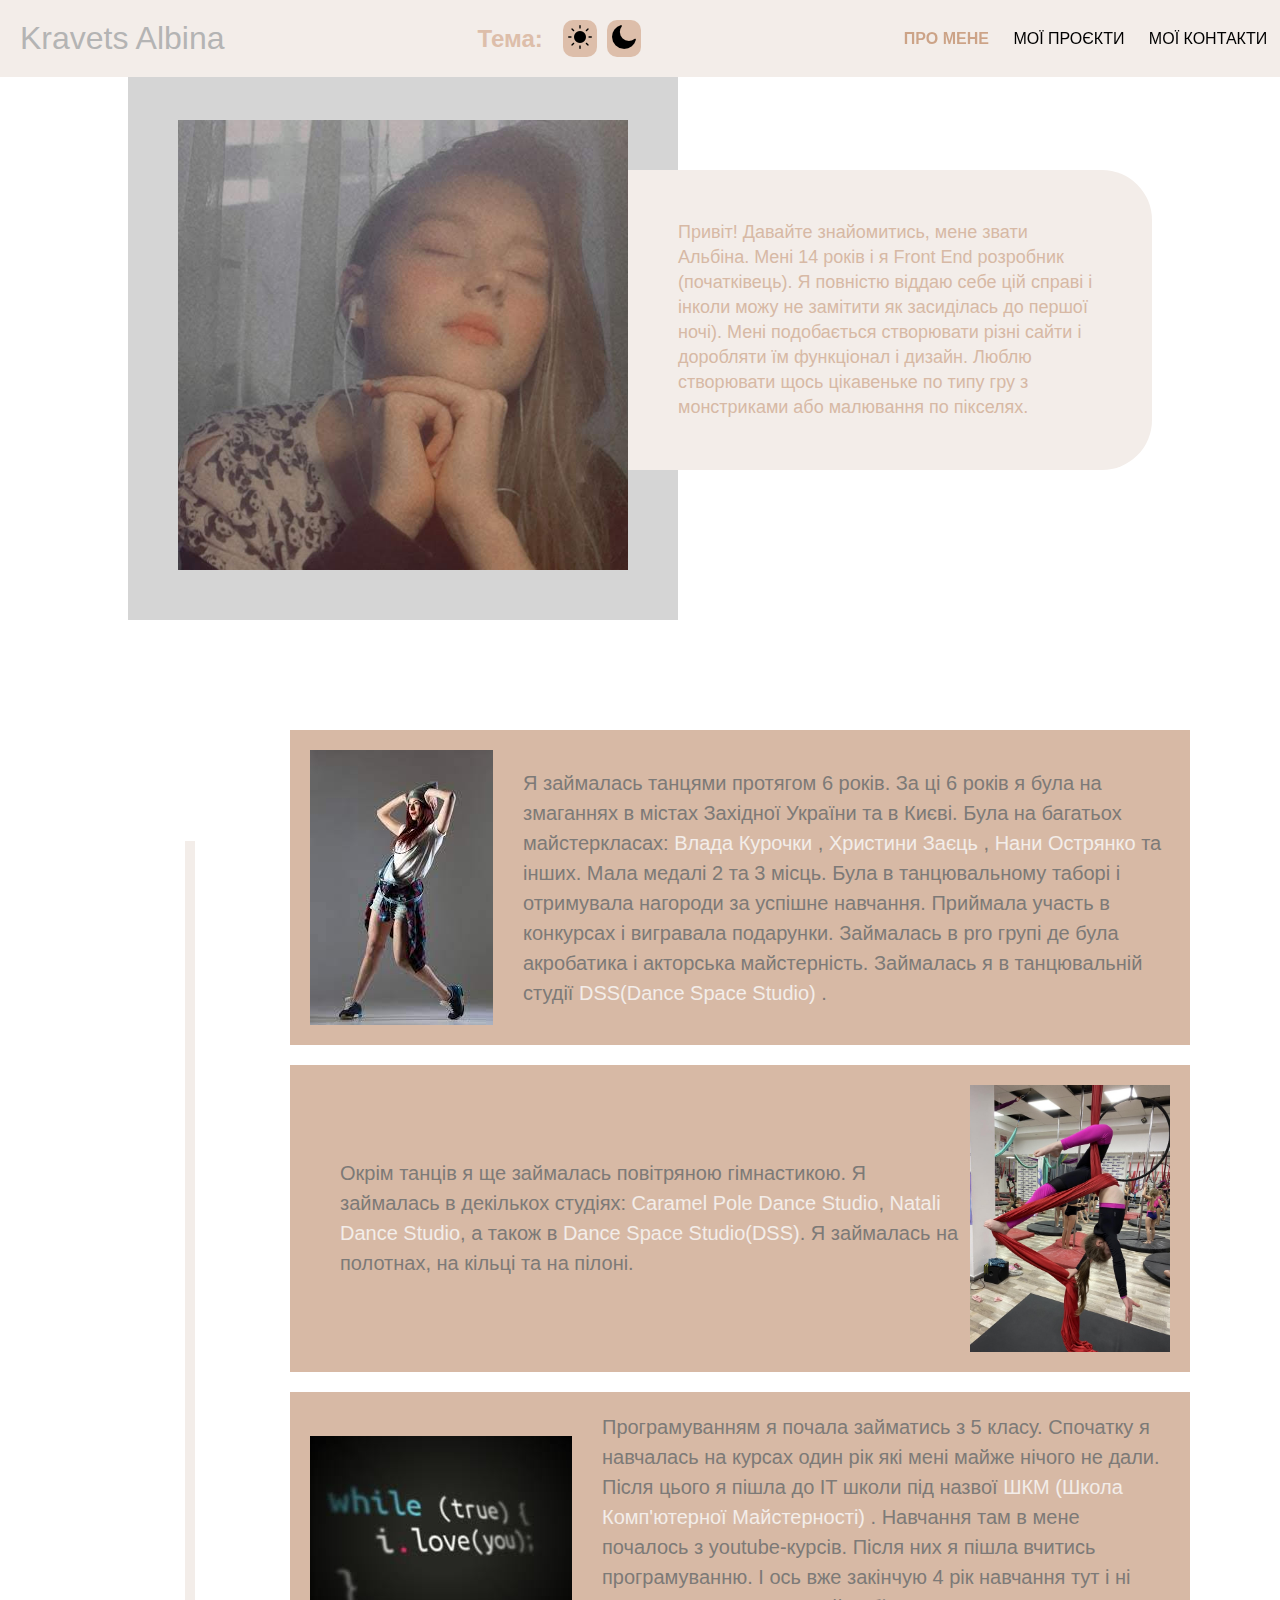
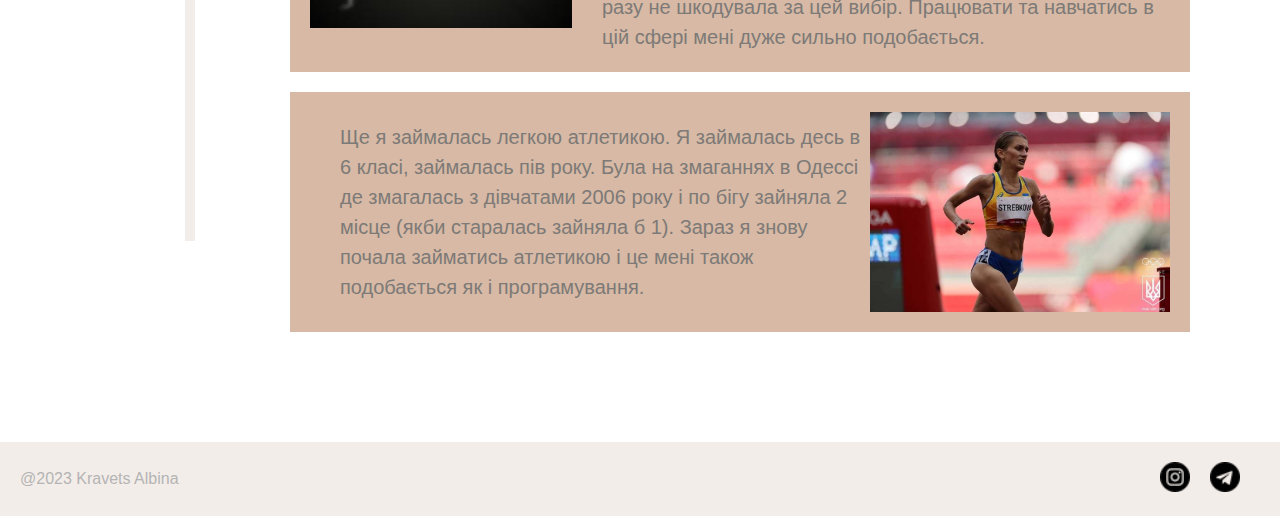
<file: index.html>
<!DOCTYPE html>
<html lang="en">
<head>
    <meta charset="UTF-8">
    <meta http-equiv="X-UA-Compatible" content="IE=edge">
    <meta name="viewport" content="width=device-width, initial-scale=1.0">
    <title>Portfolio</title>
    <link rel="stylesheet" href="css/style.css">
    <script src="js/jquery-3.7.0.js"></script>
</head>
<body>
    <div class="container ">
        <header class="header-portfolio">
            <h1 class="portfolio-header-text">Kravets Albina</h1>
            <div class="portfolio-settings">
                <h2>Тема:</h2>
                <button class="theme-button-light active theme-button">
                    <a href="#">
                        <img src="img/light-theme.png" alt="">
                    </a>
                </button>
                <button class="theme-button-dark theme-button">
                    <a href="#">
                        <img src="img/dark-theme.png" alt="" >
                    </a>
                </button>
            </div>
            <nav class="portfolio-navigation">
                <a href="#" class="portfolio-link active-link">ПРО МЕНЕ</a>
                <a href="projects.html" class="portfolio-link">МОЇ ПРОЄКТИ</a>
                <a href="contacts.html" class="portfolio-link">МОЇ КОНТАКТИ</a>
            </nav>
        </header>
        <main class="portfolio-main">
            <div class="about-me">
                <img src="img/portfolio-photo.jpg" alt="" class="portfolio-photo">
                <p class="portfolio-about-text">Привіт! Давайте знайомитись, мене звати Альбіна. Мені 14 років і я Front End розробник (початківець). Я повністю віддаю себе цій справі і інколи можу не замітити як засиділась до першої ночі). Мені подобається створювати різні сайти і доробляти їм функціонал і дизайн. Люблю створювати щось цікавеньке по типу гру з монстриками або малювання по пікселях.</p>
            </div>
            <div class="my-history">
                <div class="line">
                    <div class="line-span"></div>
                </div>
                <div class="my-history-blocks">
                    <div class="dance">
                        <img src="img/hip-hop.jpg" alt="" class="dance-photo">
                        <p class="dance-text">Я займалась танцями протягом 6 років. За ці 6 років я була на змаганнях в містах Західної України та в Києві. Була на багатьох майстеркласах: <a href="https://www.instagram.com/vlad_tsipa/" class="link" target="_blank">Влада Курочки</a> , <a target="_blank" href="https://www.instagram.com/cristinazayats/" class="link">Христини Заєць</a> , <a target="_blank" href="https://www.instagram.com/nana.ost/" class="link">Нани Острянко</a>  та інших. Мала медалі 2 та 3 місць. Була в танцювальному таборі і отримувала нагороди за успішне навчання. Приймала участь в конкурсах і вигравала подарунки. Займалась в pro групі де була акробатика і акторська майстерність. Займалась я в танцювальній студії <a target="_blank" href="https://www.instagram.com/dance_space_studio_/" class="link">DSS(Dance Space Studio)</a> .</p>
                    </div>
                    <div class="gymnastick">
                        <img src="img/gymnastick.jpg" alt="" class="gymnastick-photo">
                        <p class="gymnastick-text">Окрім танців я ще займалась повітряною гімнастикою. Я займалась в декількох студіях: <a href="https://www.instagram.com/caramelpoledance/" class="link" target="_blank">Caramel Pole Dance Studio</a>, <a href="https://www.instagram.com/natali_dancestudio/" class="link" target="_blank">Natali Dance Studio</a>, а також в <a href="https://www.instagram.com/dance_space_studio_/" class="link" target="_blank">Dance Space Studio(DSS)</a>. Я займалась на полотнах, на кільці та на пілоні.</p>
                    </div>
                    <div class="programing">
                        <img src="img/programy.jpg" width="300px" alt="" class="programing-photo">
                        <p class="programing-text">Програмуванням я почала займатись з 5 класу. Спочатку я навчалась на курсах один рік які мені майже нічого не дали. Після цього я пішла до IT школи під назвої <a href="https://www.instagram.com/if_kompschool/" target="_blank" class="link">ШКМ (Школа Комп'ютерної Майстерності)</a> . Навчання там в мене почалось з youtube-курсів. Після них я пішла вчитись програмуванню. І ось  вже закінчую 4 рік навчання тут і ні разу не шкодувала за цей вибір. Працювати та навчатись в цій сфері мені дуже сильно подобається.</p>
                    </div>
                    <div class="atletick">
                        <img src="img/atletick.jpg" width="300px" alt="" class="atletick-photo">
                        <p class="atletick-text">Ще я займалась легкою атлетикою. Я займалась десь в 6 класі, займалась пів року. Була на змаганнях в Одессі де змагалась з дівчатами 2006 року і по бігу зайняла 2 місце (якби старалась зайняла б 1). Зараз я знову почала займатись атлетикою і це мені також подобається як і програмування.</p>
                    </div>
                </div>
            </div>
        </main>
        <footer class="portfolio-footer">
            <p class="portfolio-footer-text">@2023 Kravets Albina</p>
            <ul class="portfilo-socials-list">
                <li class="instagram">
                    <a href="https://instagram.com/f_o.x2008?igshid=YmMyMTA2M2Y=" target="_blank">
                        <img src="img/instagram.png" alt="instagram" class="social-photo">
                    </a>
                </li>
                <li class="telegram">
                    <a href="https://t.me/foxick_caramelka" target="_blank">
                        <img src="img/telegram.png" alt="telegram" class="social-photo">
                    </a>
                </li>
            </ul>
        </footer>
        <button class="up">Хочеш вгору? Тисни)</button>
    </div>
    <script src="js/script.js"></script>
</body>
</html>
</file>
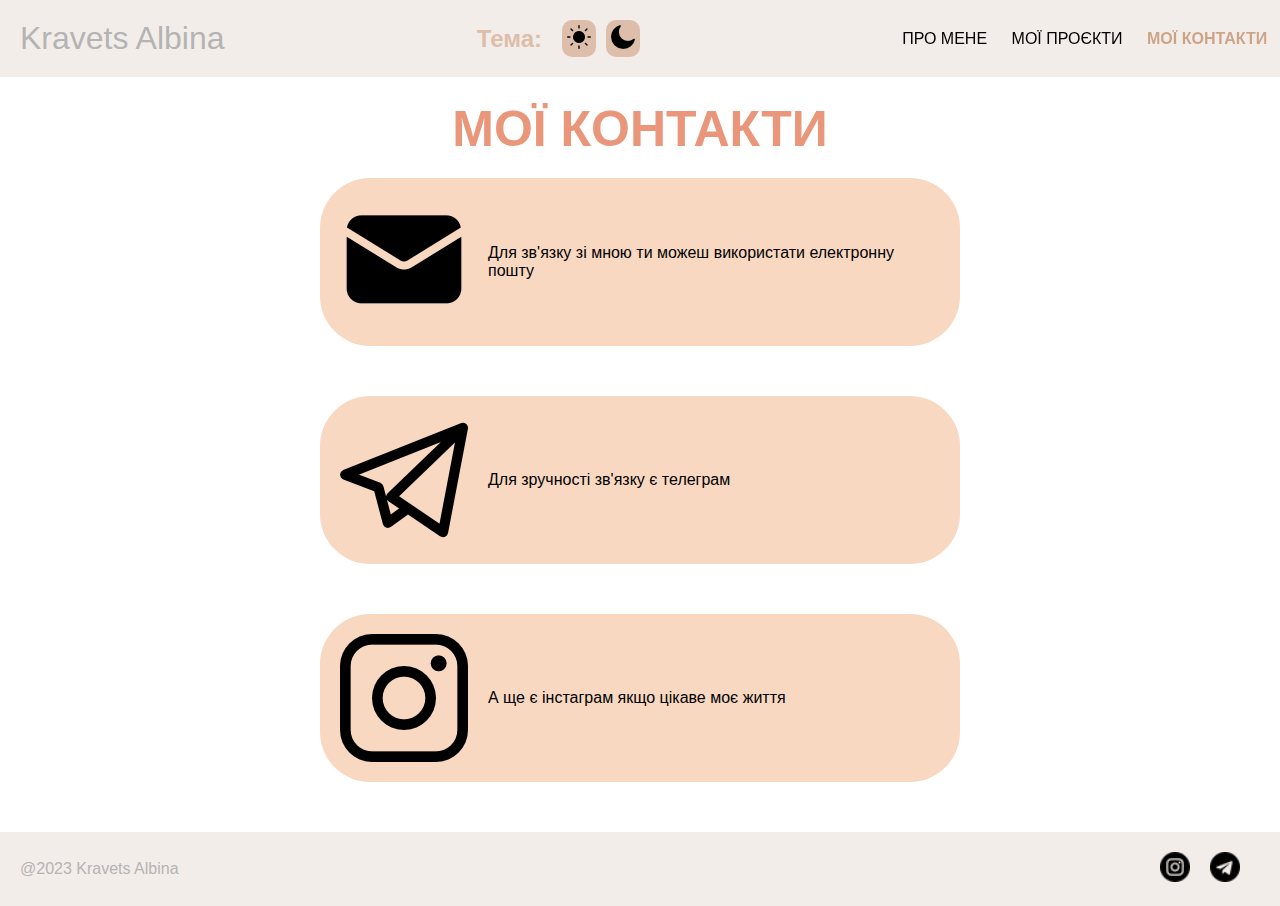
<file: contacts.html>
<!DOCTYPE html>
<html lang="en">
<head>
    <meta charset="UTF-8">
    <meta http-equiv="X-UA-Compatible" content="IE=edge">
    <meta name="viewport" content="width=device-width, initial-scale=1.0">
    <title>Contacts</title>
    <link rel="stylesheet" href="css/contacts.css">
</head>
<body>
    <div class="container">
        <header class="header-portfolio">
            <h1 class="portfolio-header-text">Kravets Albina</h1>
            <div class="portfolio-settings">
                <h2>Тема:</h2>
                <button class="theme-button-light active theme-button">
                    <a href="#">
                        <img src="img/light-theme.png" alt="">
                    </a>
                </button>
                <button class="theme-button-dark theme-button">
                    <a href="#">
                        <img src="img/dark-theme.png" alt="" >
                    </a>
                </button>
            </div>
            <nav class="portfolio-navigation">
                <a href="index.html" class="portfolio-link ">ПРО МЕНЕ</a>
                <a href="projects.html" class="portfolio-link">МОЇ ПРОЄКТИ</a>
                <a href="#" class="portfolio-link active-link">МОЇ КОНТАКТИ</a>
            </nav>
        </header>
        <main class="portfolio-main">
            <h1 class="main-text">МОЇ КОНТАКТИ</h1>
            <div class="contacts">
                <div class="email">
                    <img src="img/email.png" alt="">
                    <p class="email-text">Для зв'язку зі мною ти можеш використати електронну пошту</p>
                    <a href="mailto:aliakravets2008@gmail.com" target="_blank" class="email-link">aliakravets2008@gamil.com</a>
                </div>
                <div class="telegram-box">
                    <img src="img/telegram-contact.png" alt="">
                    <p class="telegram-text">Для зручності зв'язку є телеграм</p>
                    <a href="https://t.me/caramelka_fox" target="_blank" class="telegram-link">caramelka_fox</a>
                </div>
                <div class="instagram-box">
                    <img src="img/instagram-contact.png" alt="">
                    <p class="instagram-text">А ще є інстаграм якщо цікаве моє життя</p>
                    <a href="https://www.instagram.com/f_o.x2008/" target="_blank" class="instagram-link">f_o.x2008</a>
                </div>
            </div>
        </main>
        <footer class="portfolio-footer">
            <p class="portfolio-footer-text">@2023 Kravets Albina</p>
            <ul class="portfilo-socials-list">
                <li class="instagram">
                    <a href="https://instagram.com/f_o.x2008?igshid=YmMyMTA2M2Y=" target="_blank">
                        <img src="img/instagram.png" alt="instagram" class="social-photo">
                    </a>
                </li>
                <li class="telegram">
                    <a href="https://t.me/caramelka_fox" target="_blank">
                        <img src="img/telegram.png" alt="telegram" class="social-photo">
                    </a>
                </li>
            </ul>
        </footer>
    </div>
    <script src="js/contacts.js"></script>
</body>
</html>
</file>
<file: css/style.css>
*{
    margin: 0;
    padding: 0;
    font-family: sans-serif;
}

.header-portfolio{
    display: flex;
    justify-content: space-between;
    align-items: center;
    background: #f3ede9;
    padding: 20px;
    position: fixed;
    width: 99%;
}

.portfolio-header-text{
    font-weight: normal;
    color: #b4b4b4;
}

.portfolio-settings{
    display: flex;
    align-items: center;
}

.portfolio-settings h2{
    margin-right: 20px;
    color: #ddbeaa;
}

.portfolio-settings button{
    margin-right: 10px;
    outline: none;
    background: #ddbeaa;
    border: none;
    padding: 5px;
    border-radius: 10px;
}

.theme-button:hover{
    opacity: 0.5;
    transition: 0.5s;
}

.portfolio-link {
    background-image: linear-gradient(
      to right,
      #d7b9a5,
      #d7b9a5 50%,
      #000 50%
    );
    background-size: 200% 100%;
    background-position: -100%;
    display: inline-block;
    padding: 5px 0;
    position: relative;
    -webkit-background-clip: text;
    -webkit-text-fill-color: transparent;
    transition: all 0.3s ease-in-out;
    margin-right: 20px;
  }

  .portfolio-link.active-link {
    background-image: linear-gradient(
      to right,
      #cca387,
      #cca387 100%,
      #000 50%
    );
    background-size: 200% 100%;
    background-position: -100%;
    display: inline-block;
    padding: 5px 0;
    position: relative;
    -webkit-background-clip: text;
    -webkit-text-fill-color: transparent;
    transition: all 0.3s ease-in-out;
    margin-right: 20px;
    font-weight: bold;
  }
  
  .portfolio-link:before {
    content: '';
    background: #d7b9a5;
    display: block;
    position: absolute;
    bottom: -3px;
    left: 0;
    width: 0;
    height: 3px;
    transition: all 0.3s ease-in-out;
  }
  
  .portfolio-link:hover {
   background-position: 0;
  }
  
  .portfolio-link:hover::before {
    width:100%;
  }

.about-me{
    height: 600px;
    padding: 20px;
    width: 80%;
    margin: 0 auto;
    display: grid;
    grid-template-columns: 500px 1fr;
    align-items: center;
}

.portfolio-photo{
    display: block;
    padding: 100px 50px 50px 50px;
    height: 450px;
    background: #d5d5d5;
}

.portfolio-about-text{
    padding: 50px;
    background: #f3ede9;
    border-radius: 0 50px 50px 0;
    font-size: 18px;
    line-height: 25px;
    color: #d7b9a5;
}

.my-history{
    padding: 90px;
    margin: 0 auto;
    display: grid;
    grid-template-columns: 200px 1fr;
}


.line{
    display: flex;
    justify-content: center;
    align-items: center;
}

.line-span{
    width: 10px;
    background: #f3ede9;
    height: 1000px;
}

.dance{
    background: #d7b9a5;
    display: flex;
    justify-content: center;
    align-items: center;
    padding: 20px;
    margin-bottom: 20px;
}

.dance-text{
    margin-left: 30px;
    font-size: 20px;
    color: #7d7a77;
    line-height: 30px;
}

.link{
    text-decoration: none;  
    color: #f3ede9;
}

.gymnastick{
    background: #d7b9a5;
    display: flex;
    flex-direction: row-reverse;
    justify-content: center;
    align-items: center;
    padding: 20px;
    margin-bottom: 20px;
}

.gymnastick-photo{
    width: 200px;
}

.gymnastick-text{
    margin-left: 30px;
    font-size: 20px;
    color: #7d7a77;
    line-height: 30px;
}

.programing{
    background: #d7b9a5;
    display: flex;
    justify-content: center;
    align-items: center;
    padding: 20px;
    margin-bottom: 20px;
}

.programing-text{
    margin-left: 30px;
    font-size: 20px;
    color: #7d7a77;
    line-height: 30px;
}

.atletick{
    background: #d7b9a5;
    display: flex;
    flex-direction: row-reverse;
    justify-content: center;
    align-items: center;
    padding: 20px;
    margin-bottom: 20px;
}

.atletick-text{
    margin-left: 30px;
    font-size: 20px;
    color: #7d7a77;
    line-height: 30px;
}

.portfolio-footer{
    display: flex;
    justify-content: space-between;
    align-items: center;
    background: #f3ede9;
    padding: 20px;
}

.portfolio-footer-text{
    font-weight: normal;
    color: #b4b4b4;
}

.portfilo-socials-list{
    display: flex;
    list-style-type: none;
}

.portfilo-socials-list li{
    margin-right: 20px;
}

.social-photo{
    height: 30px;
}

.up{
    padding:15px 10px;
    background: #f3ede9;
    border: none;
    box-shadow:10px 10px 10px 0 #d7b9a5;
    font-size: 20px;
    position: fixed;
    top:600px;
    left: 650px;
    opacity: 0;
}

.shown{
    opacity: 1;
    transition: 0.5s;
}

.container.dark-theme{
    background:#191825;
}

.container.dark-theme .header-portfolio{
    background:#7d00a3;
}

.container.dark-theme .portfolio-header-text{
    color: #865DFF;
}

.container.dark-theme .portfolio-settings h2{
    color: #E384FF;
}

.container.dark-theme .portfolio-settings button{
    background: #E384FF;
}

.container.dark-theme .portfolio-link{
    background-image: linear-gradient(
      to right,
      #9977fc,
      #9977fc 50%,
      #000 50%
    );
}

.container.dark-theme .portfolio-link.active-link{
    background-image: linear-gradient(
      to right,
      #9977fc,
      #9977fc 100%,
      #000 50%
    );
}

.container.dark-theme .portfolio-link:before{
    background: #9977fc;
}

.container.dark-theme .portfolio-photo{
    background:#FFA3FD;
}

.container.dark-theme .portfolio-about-text{
    background: #c670c4;
    color: #470031;
}

.container.dark-theme .line-span{
    background: #bc2cba;
}

.container.dark-theme .dance{
    background:#9641af;
}

.container.dark-theme .dance .dance-text{
    color: #191825;
}

.container.dark-theme .link{
    color: #5535b7;
}

.container.dark-theme .gymnastick .gymnastick-text{
    color: #191825;
}

.container.dark-theme .gymnastick{
    background:#9641af;
}

.container.dark-theme .programing{
    background:#9641af;
}

.container.dark-theme .programing .programing-text{
    color: #191825;
}

.container.dark-theme .atletick{
    background:#9641af;
}

.container.dark-theme .atletick .atletick-text{
    color: #191825;
}

.container.dark-theme .portfolio-footer{
    background:#7d00a3;
}

.container.dark-theme .portfolio-footer .portfolio-footer-text{
    color:#FFA3FD;
}

.container.dark-theme .portfilo-socials-list li{
    background: #fff;
    border-radius: 100%;
    padding: 0;
    height: 30px;
}

.container.dark-theme .up{
    background: #b85fb6;
    box-shadow:10px 10px 10px 0 #7a3779;
    color: black;
}
</file>
<file: css/contacts.css>
*{
    margin: 0;
    padding: 0;
    font-family: sans-serif;
}

/* header */

.header-portfolio{
    display: flex;
    justify-content: space-between;
    align-items: center;
    background: #f3ede9;
    padding: 20px;
    position: fixed;
    width: 99%;
    z-index: 2;
}

.portfolio-header-text{
    font-weight: normal;
    color: #b4b4b4;
}

.portfolio-settings{
    display: flex;
    align-items: center;
}

.portfolio-settings h2{
    margin-right: 20px;
    color: #ddbeaa;
}

.portfolio-settings button{
    margin-right: 10px;
    outline: none;
    background: #ddbeaa;
    border: none;
    padding: 5px;
    border-radius: 10px;
}

.theme-button:hover{
    opacity: 0.5;
    transition: 0.5s;
}

.portfolio-link {
    background-image: linear-gradient(
      to right,
      #d7b9a5,
      #d7b9a5 50%,
      #000 50%
    );
    background-size: 200% 100%;
    background-position: -100%;
    display: inline-block;
    padding: 5px 0;
    position: relative;
    -webkit-background-clip: text;
    -webkit-text-fill-color: transparent;
    transition: all 0.3s ease-in-out;
    margin-right: 20px;
  }

  .portfolio-link.active-link {
    background-image: linear-gradient(
      to right,
      #cca387,
      #cca387 100%,
      #000 50%
    );
    background-size: 200% 100%;
    background-position: -100%;
    display: inline-block;
    padding: 5px 0;
    position: relative;
    -webkit-background-clip: text;
    -webkit-text-fill-color: transparent;
    transition: all 0.3s ease-in-out;
    margin-right: 20px;
    font-weight: bold;
  }
  
  .portfolio-link:before {
    content: '';
    background: #d7b9a5;
    display: block;
    position: absolute;
    bottom: -3px;
    left: 0;
    width: 0;
    height: 3px;
    transition: all 0.3s ease-in-out;
  }
  
  .portfolio-link:hover {
   background-position: 0;
  }
  
  .portfolio-link:hover::before {
    width:100%;
  }

/* main */

.portfolio-main{
    padding-top: 100px;
    width: 80%;
    margin: 0 auto;
}

.main-text{
    font-size: 50px;
    text-align: center;
    color: darksalmon;
}

.contacts{
    display: flex;
    align-items: center;
    flex-direction: column;
    margin-top: 20px;
}

.email{
    width: 600px;
    display: flex;
    align-items: center;
    background: #f9d8c2;
    padding: 20px;
    border-radius: 50px;
    transition: background-color 0.5s ease-out 100ms;
}

.email:hover{
    background: #d87c7c;
}

.email p{
    margin-left: 20px;
}

.email-link{
   margin: 0 auto;
    display: none;
    text-decoration: none;
    font-weight: bold;
    color: black;
}

.telegram-box{
    width: 600px;
    display: flex;
    align-items: center;
    background: #f9d8c2;
    padding: 20px;
    border-radius: 50px;
    margin-top: 50px;
    transition: background-color 0.5s ease-out 100ms;
}

.telegram-box:hover{
    background: #d87c7c;
}

.telegram-box p{
    margin-left: 20px;
}

.telegram-link{
   margin: 0 auto;
    display: none;
    text-decoration: none;
    font-weight: bold;
    color: #000;
}

.instagram-box{
    width: 600px;
    display: flex;
    align-items: center;
    background: #f9d8c2;
    padding: 20px;
    border-radius: 50px;
    margin-top: 50px;
    transition: background-color 0.5s ease-out 100ms;
    margin-bottom: 50px;
}

.instagram-box:hover{
    background: #d87c7c;
    background-size: 100% var(--bg-h);
    background-position-x: left;
}

.instagram-box p{
    margin-left: 20px;
}

.instagram-link{
   margin: 0 auto;
    display: none;
    text-decoration: none;
    font-weight: bold;
    color: #000;
}

.shown{
    display: block;
}

.hide{
    display: none;
}

/* footer */

.portfolio-footer{
    display: flex;
    justify-content: space-between;
    align-items: center;
    background: #f3ede9;
    padding: 20px;
}

.portfolio-footer-text{
    font-weight: normal;
    color: #b4b4b4;
}

.portfilo-socials-list{
    display: flex;
    list-style-type: none;
}

.portfilo-socials-list li{
    margin-right: 20px;
}

.social-photo{
    height: 30px;
}

/* dark theme */

.container.dark-theme{
    background:#191825;
}

.container.dark-theme .header-portfolio{
    background:#7d00a3;
}

.container.dark-theme .portfolio-header-text{
    color: #865DFF;
}

.container.dark-theme .portfolio-settings h2{
    color: #E384FF;
}

.container.dark-theme .portfolio-settings button{
    background: #E384FF;
}

.container.dark-theme .portfolio-link{
    background-image: linear-gradient(
      to right,
      #9977fc,
      #9977fc 50%,
      #000 50%
    );
}

.container.dark-theme .portfolio-link.active-link{
    background-image: linear-gradient(
      to right,
      #9977fc,
      #9977fc 100%,
      #000 50%
    );
}

.container.dark-theme .portfolio-link:before{
    background: #9977fc;
}

.container.dark-theme .portfolio-footer{
    background:#7d00a3;
}

.container.dark-theme .portfolio-footer .portfolio-footer-text{
    color:#FFA3FD;
}

.container.dark-theme .portfilo-socials-list li{
    background: #fff;
    border-radius: 100%;
    padding: 0;
    height: 30px;
}

.container.dark-theme .up{
    background: #b85fb6;
    box-shadow:10px 10px 10px 0 #7a3779;
    color: black;
}

.container.dark-theme .email{
    background: #9977fc;
}

.container.dark-theme .email:hover{
    background: #7d00a3;
}

.container.dark-theme .telegram-box{
    background: #9977fc;
}

.container.dark-theme .telegram-box:hover{
    background: #7d00a3;
}

.container.dark-theme .instagram-box{
    background: #9977fc;
}

.container.dark-theme .instagram-box:hover{
    background: #7d00a3;
}

.container.dark-theme .main-text{
    color:#5236a5 ;
}
</file>
